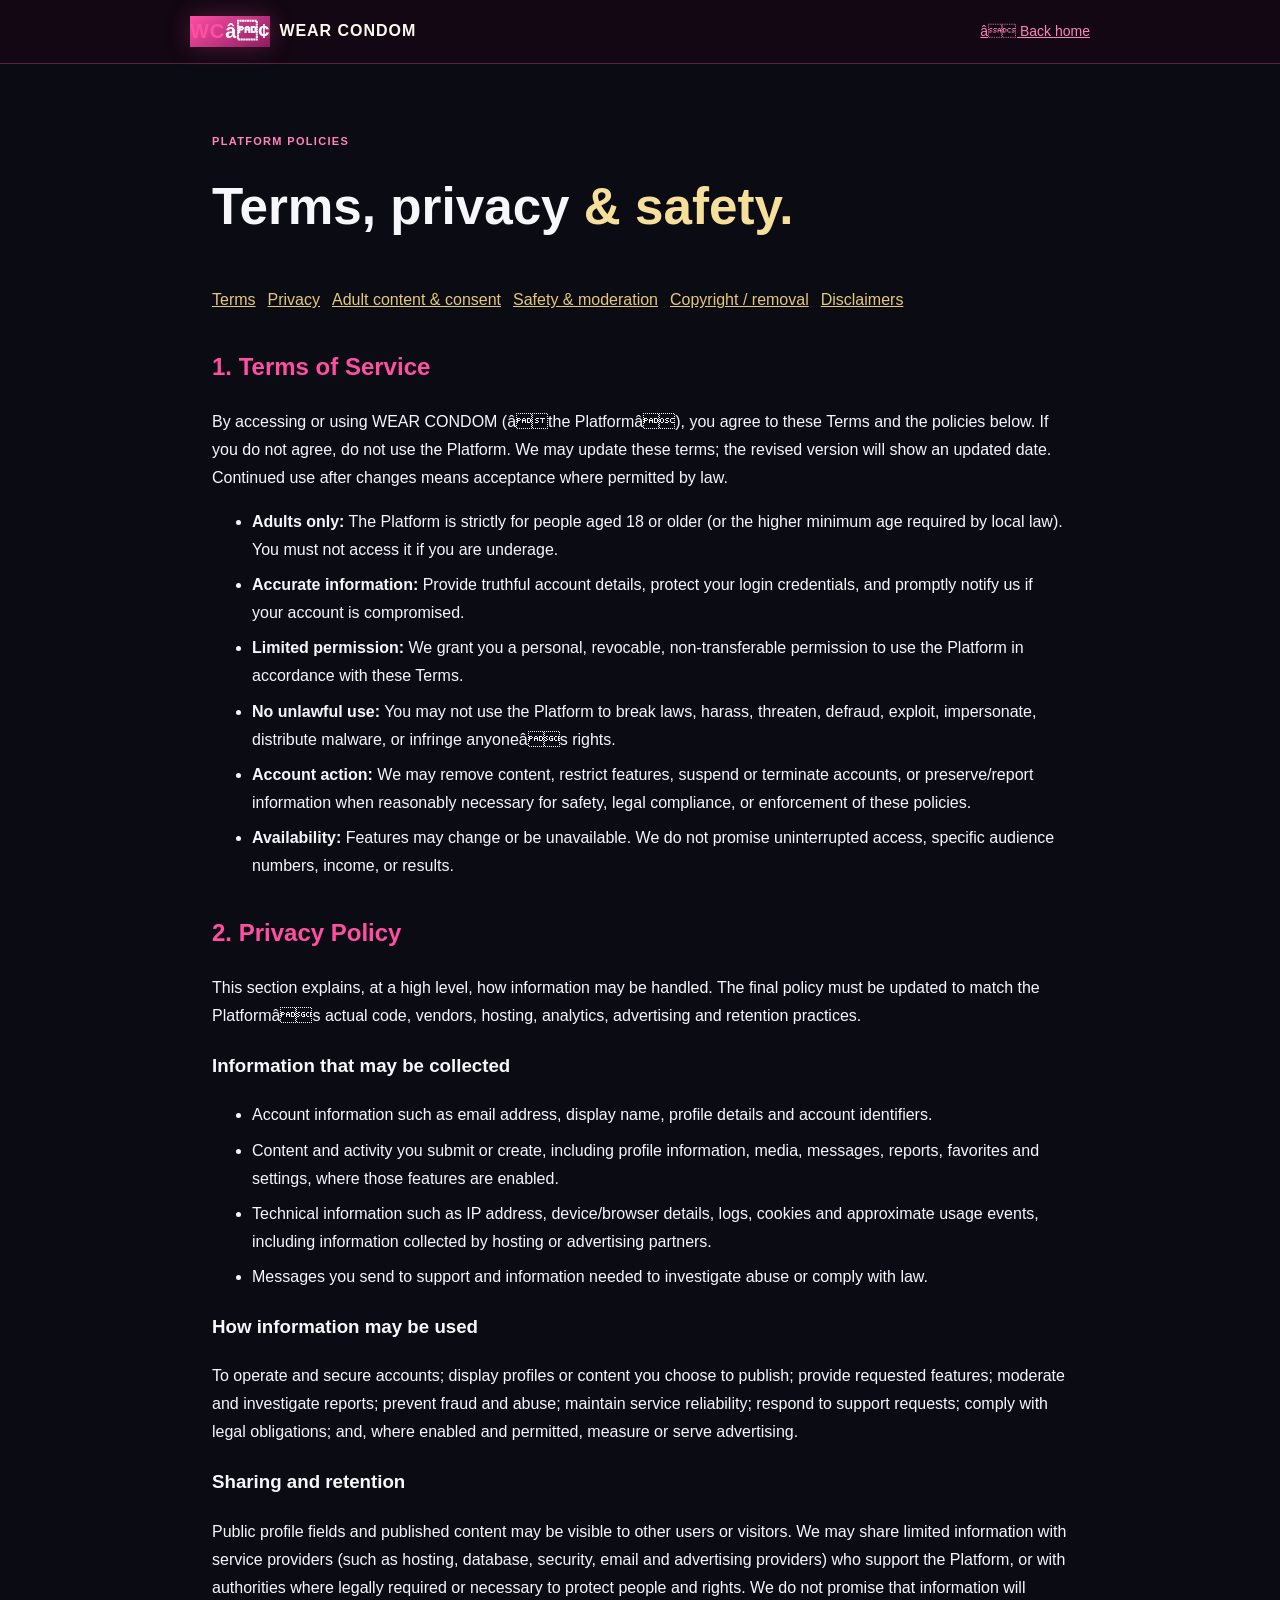
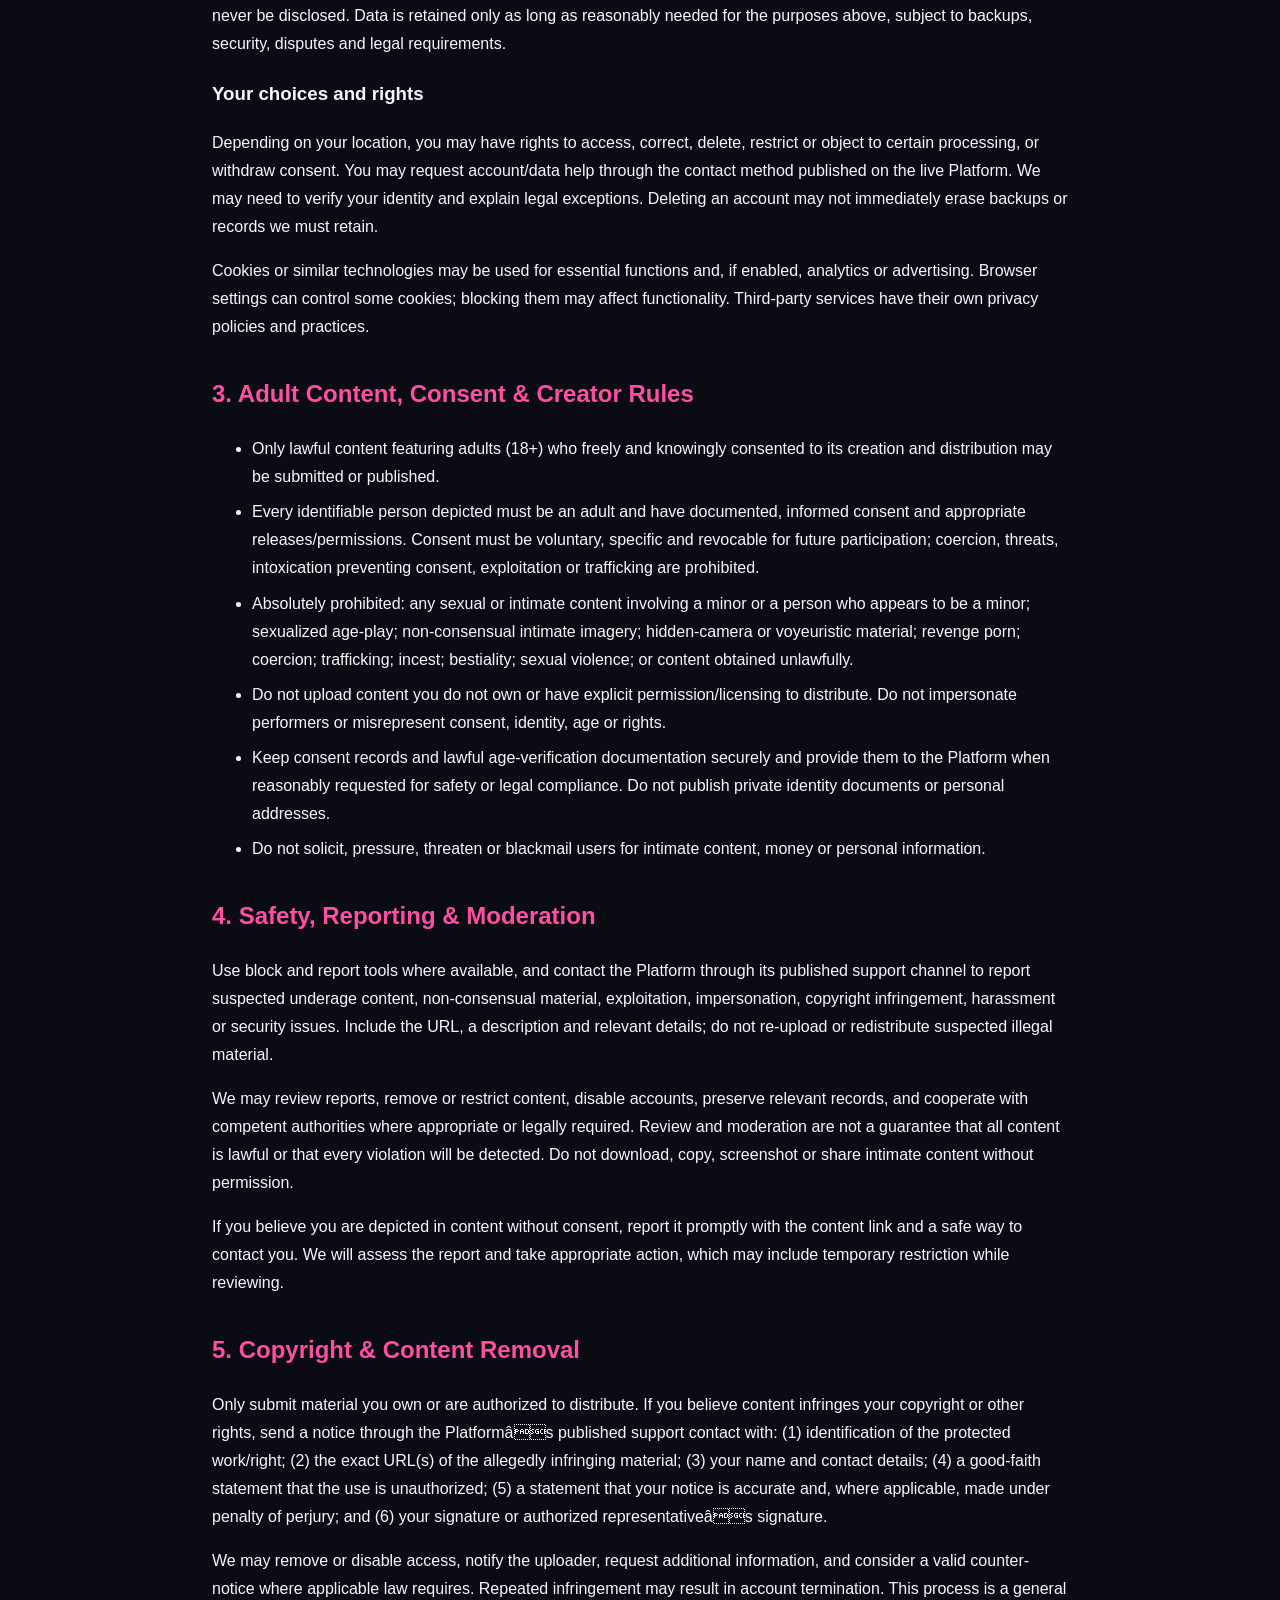
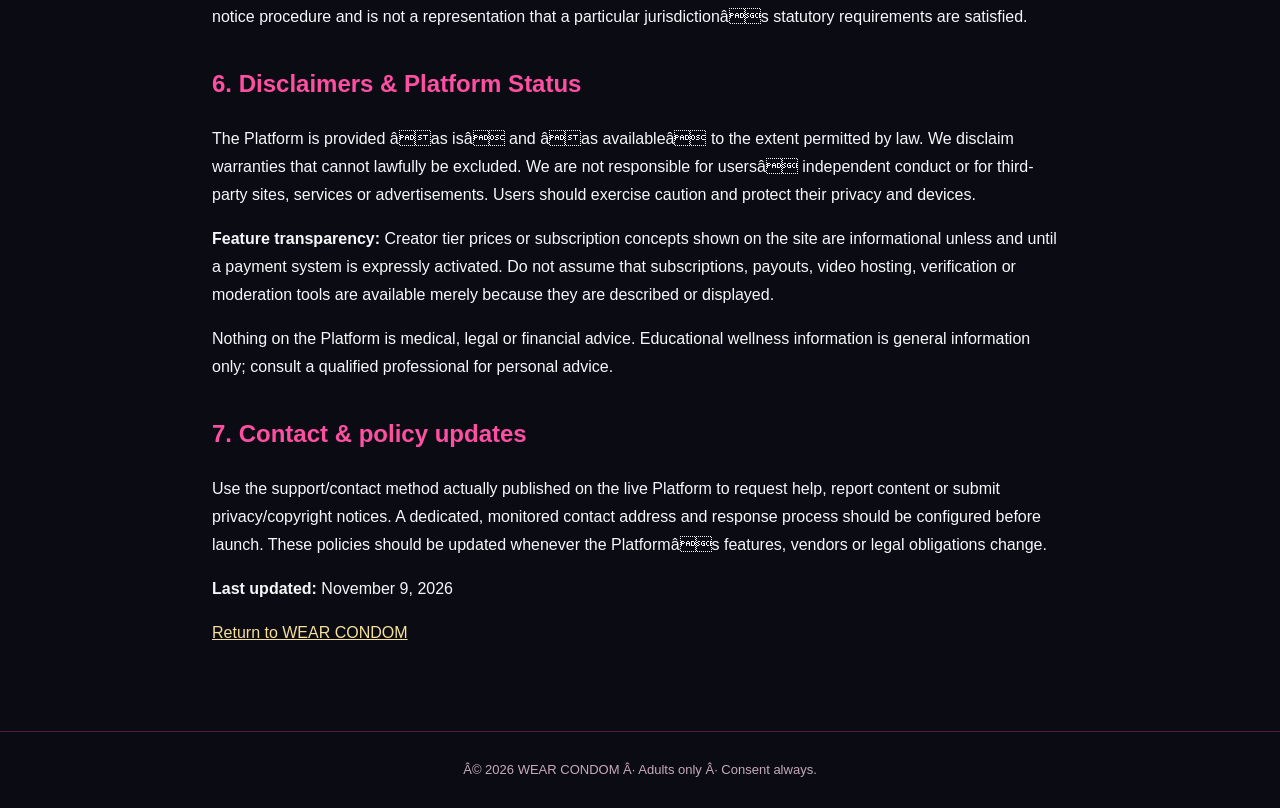
<file: legal.html>
<!doctype html>
<html lang="en"><head><meta charset="utf-8"><meta name="viewport" content="width=device-width,initial-scale=1"><meta name="robots" content="index,follow"><title>Terms, Privacy & Safety â WEAR CONDOM</title><link rel="stylesheet" href="styles.css"><style>.policy{max-width:900px;margin:40px auto;padding:28px 22px;line-height:1.75}.policy h1{font-size:clamp(2rem,5vw,3.2rem)}.policy h2{margin-top:2rem;color:var(--gold,#d6b15e)}.policy h3{margin-top:1.25rem}.policy li{margin:.45rem 0}.policy .notice{border:1px solid #705c35;padding:16px;border-radius:12px;background:#17140f}.policy nav{display:flex;flex-wrap:wrap;gap:12px;margin:20px 0}.policy nav a{color:#e5c879}</style></head>
<body><header class="topbar"><a class="brand" href="index.html"><span class="brand-mark small">WC<span>â¢</span></span><span>WEAR <b>CONDOM</b></span></a><a class="text-link" href="index.html">â Back home</a></header>
<main class="policy"><p class="eyebrow">PLATFORM POLICIES</p><h1>Terms, privacy <em>&amp; safety.</em></h1>

<nav><a href="#terms">Terms</a><a href="#privacy">Privacy</a><a href="#adult">Adult content & consent</a><a href="#safety">Safety & moderation</a><a href="#copyright">Copyright / removal</a><a href="#disclaimer">Disclaimers</a></nav>
<h2 id="terms">1. Terms of Service</h2><p>By accessing or using WEAR CONDOM (âthe Platformâ), you agree to these Terms and the policies below. If you do not agree, do not use the Platform. We may update these terms; the revised version will show an updated date. Continued use after changes means acceptance where permitted by law.</p>
<ul><li><strong>Adults only:</strong> The Platform is strictly for people aged 18 or older (or the higher minimum age required by local law). You must not access it if you are underage.</li><li><strong>Accurate information:</strong> Provide truthful account details, protect your login credentials, and promptly notify us if your account is compromised.</li><li><strong>Limited permission:</strong> We grant you a personal, revocable, non-transferable permission to use the Platform in accordance with these Terms.</li><li><strong>No unlawful use:</strong> You may not use the Platform to break laws, harass, threaten, defraud, exploit, impersonate, distribute malware, or infringe anyoneâs rights.</li><li><strong>Account action:</strong> We may remove content, restrict features, suspend or terminate accounts, or preserve/report information when reasonably necessary for safety, legal compliance, or enforcement of these policies.</li><li><strong>Availability:</strong> Features may change or be unavailable. We do not promise uninterrupted access, specific audience numbers, income, or results.</li></ul>
<h2 id="privacy">2. Privacy Policy</h2><p>This section explains, at a high level, how information may be handled. The final policy must be updated to match the Platformâs actual code, vendors, hosting, analytics, advertising and retention practices.</p>
<h3>Information that may be collected</h3><ul><li>Account information such as email address, display name, profile details and account identifiers.</li><li>Content and activity you submit or create, including profile information, media, messages, reports, favorites and settings, where those features are enabled.</li><li>Technical information such as IP address, device/browser details, logs, cookies and approximate usage events, including information collected by hosting or advertising partners.</li><li>Messages you send to support and information needed to investigate abuse or comply with law.</li></ul>
<h3>How information may be used</h3><p>To operate and secure accounts; display profiles or content you choose to publish; provide requested features; moderate and investigate reports; prevent fraud and abuse; maintain service reliability; respond to support requests; comply with legal obligations; and, where enabled and permitted, measure or serve advertising.</p>
<h3>Sharing and retention</h3><p>Public profile fields and published content may be visible to other users or visitors. We may share limited information with service providers (such as hosting, database, security, email and advertising providers) who support the Platform, or with authorities where legally required or necessary to protect people and rights. We do not promise that information will never be disclosed. Data is retained only as long as reasonably needed for the purposes above, subject to backups, security, disputes and legal requirements.</p>
<h3>Your choices and rights</h3><p>Depending on your location, you may have rights to access, correct, delete, restrict or object to certain processing, or withdraw consent. You may request account/data help through the contact method published on the live Platform. We may need to verify your identity and explain legal exceptions. Deleting an account may not immediately erase backups or records we must retain.</p><p>Cookies or similar technologies may be used for essential functions and, if enabled, analytics or advertising. Browser settings can control some cookies; blocking them may affect functionality. Third-party services have their own privacy policies and practices.</p>
<h2 id="adult">3. Adult Content, Consent & Creator Rules</h2><ul><li>Only lawful content featuring adults (18+) who freely and knowingly consented to its creation and distribution may be submitted or published.</li><li>Every identifiable person depicted must be an adult and have documented, informed consent and appropriate releases/permissions. Consent must be voluntary, specific and revocable for future participation; coercion, threats, intoxication preventing consent, exploitation or trafficking are prohibited.</li><li>Absolutely prohibited: any sexual or intimate content involving a minor or a person who appears to be a minor; sexualized age-play; non-consensual intimate imagery; hidden-camera or voyeuristic material; revenge porn; coercion; trafficking; incest; bestiality; sexual violence; or content obtained unlawfully.</li><li>Do not upload content you do not own or have explicit permission/licensing to distribute. Do not impersonate performers or misrepresent consent, identity, age or rights.</li><li>Keep consent records and lawful age-verification documentation securely and provide them to the Platform when reasonably requested for safety or legal compliance. Do not publish private identity documents or personal addresses.</li><li>Do not solicit, pressure, threaten or blackmail users for intimate content, money or personal information.</li></ul>
<h2 id="safety">4. Safety, Reporting & Moderation</h2><p>Use block and report tools where available, and contact the Platform through its published support channel to report suspected underage content, non-consensual material, exploitation, impersonation, copyright infringement, harassment or security issues. Include the URL, a description and relevant details; do not re-upload or redistribute suspected illegal material.</p><p>We may review reports, remove or restrict content, disable accounts, preserve relevant records, and cooperate with competent authorities where appropriate or legally required. Review and moderation are not a guarantee that all content is lawful or that every violation will be detected. Do not download, copy, screenshot or share intimate content without permission.</p><p>If you believe you are depicted in content without consent, report it promptly with the content link and a safe way to contact you. We will assess the report and take appropriate action, which may include temporary restriction while reviewing.</p>
<h2 id="copyright">5. Copyright & Content Removal</h2><p>Only submit material you own or are authorized to distribute. If you believe content infringes your copyright or other rights, send a notice through the Platformâs published support contact with: (1) identification of the protected work/right; (2) the exact URL(s) of the allegedly infringing material; (3) your name and contact details; (4) a good-faith statement that the use is unauthorized; (5) a statement that your notice is accurate and, where applicable, made under penalty of perjury; and (6) your signature or authorized representativeâs signature.</p><p>We may remove or disable access, notify the uploader, request additional information, and consider a valid counter-notice where applicable law requires. Repeated infringement may result in account termination. This process is a general notice procedure and is not a representation that a particular jurisdictionâs statutory requirements are satisfied.</p>
<h2 id="disclaimer">6. Disclaimers & Platform Status</h2><p>The Platform is provided âas isâ and âas availableâ to the extent permitted by law. We disclaim warranties that cannot lawfully be excluded. We are not responsible for usersâ independent conduct or for third-party sites, services or advertisements. Users should exercise caution and protect their privacy and devices.</p><p><strong>Feature transparency:</strong> Creator tier prices or subscription concepts shown on the site are informational unless and until a payment system is expressly activated. Do not assume that subscriptions, payouts, video hosting, verification or moderation tools are available merely because they are described or displayed.</p><p>Nothing on the Platform is medical, legal or financial advice. Educational wellness information is general information only; consult a qualified professional for personal advice.</p>
<h2>7. Contact & policy updates</h2><p>Use the support/contact method actually published on the live Platform to request help, report content or submit privacy/copyright notices. A dedicated, monitored contact address and response process should be configured before launch. These policies should be updated whenever the Platformâs features, vendors or legal obligations change.</p><p><strong>Last updated:</strong> November 9, 2026</p><p><a href="index.html">Return to WEAR CONDOM</a></p></main><footer>Â© <span id="year"></span> WEAR CONDOM Â· Adults only Â· Consent always.</footer><script>document.getElementById('year').textContent=new Date().getFullYear()</script></body></html>
</file>
<file: styles.css>
/* WEAR CONDOM — simple, mobile-first layout; original black and gold palette */
:root{--bg:#080808;--panel:#141414;--line:#393022;--gold:#d8b45e;--gold2:#f5df9a;--white:#fffaf0;--muted:#b7b0a3;font-family:Arial,sans-serif}
*{box-sizing:border-box}
html{scroll-behavior:smooth}
body{margin:0;background:var(--bg);color:var(--white);font:16px/1.55 Arial,sans-serif}
a{color:var(--gold2)}
button,input,textarea,select{font:inherit}
button{cursor:pointer}
.hidden{display:none!important}
.section-wrap{width:min(100% - 32px,900px);margin-inline:auto}
.topbar{position:sticky;top:0;z-index:10;min-height:64px;padding:12px max(16px,calc((100% - 900px)/2));display:flex;align-items:center;justify-content:space-between;gap:12px;background:#080808;border-bottom:1px solid var(--line)}
.brand,.footer-brand{display:flex;align-items:center;gap:9px;color:var(--white);text-decoration:none;font-weight:700;letter-spacing:.06em}
.brand-mark{color:var(--gold);font-weight:800;font-size:28px}.brand-mark.small{font-size:20px}.brand-mark span{color:var(--gold2)}
.desktop-nav{display:flex;gap:18px}.desktop-nav a{text-decoration:none;font-size:14px;color:var(--muted)}
.nav-actions{display:flex;align-items:center;gap:8px}.user-chip{font-size:11px;color:var(--muted)}
.btn{border:1px solid var(--gold);border-radius:7px;padding:11px 16px;font-weight:700;font-size:14px}
.btn-gold{background:var(--gold);color:#171208}.btn-outline{background:transparent;color:var(--gold2)}.btn-small{padding:8px 12px;font-size:12px}.full{width:100%}
.menu-toggle{display:none;background:none;color:var(--white);border:0;font-size:22px}
.hero{padding-top:64px;padding-bottom:58px;min-height:0;display:block}
.hero-art,.stats-strip{display:none!important}
.hero-copy{max-width:680px}.eyebrow{color:var(--gold);font-size:11px;font-weight:700;letter-spacing:.12em;text-transform:uppercase}
h1,h2,h3,p{margin-top:0}.hero h1{font-size:clamp(34px,7vw,54px);line-height:1.12;margin:12px 0 18px;letter-spacing:-.03em}
h1 em,h2 em{color:var(--gold2);font-style:normal}
.hero-text,.muted{color:var(--muted)}
.hero-actions,.trust-row{display:flex;align-items:center;gap:14px;flex-wrap:wrap;margin-top:20px}
.text-link{font-size:14px}
.trust-row{font-size:12px;color:var(--muted);gap:18px}
.section-block{padding-top:34px;padding-bottom:38px;border-top:1px solid #25211a}
.section-heading{display:flex;justify-content:space-between;align-items:end;gap:16px;margin-bottom:18px}
.section-heading h2,.wellness-layout h2,.creator-cta h2,.dashboard h2{font-size:28px;line-height:1.2;margin:6px 0}
.creator-grid,.article-grid{display:grid;grid-template-columns:repeat(auto-fit,minmax(220px,1fr));gap:12px}
.creator-card,.article-card,.panel{padding:18px;background:var(--panel);border:1px solid var(--line);border-radius:8px}
.creator-card h3,.article-card h3,.panel h3{margin:8px 0}
.creator-avatar{width:44px;height:44px;border-radius:50%;display:grid;place-items:center;background:#302719;color:var(--gold2)}
.creator-meta,.article-number{font-size:11px;color:var(--gold)}
.empty-state{padding:18px;border:1px dashed var(--line);border-radius:8px;color:var(--muted)}
.wellness-band{padding:34px 0;background:#11100d;border-block:1px solid var(--line)}
.wellness-layout{display:block}.wellness-symbol{display:none}
.wellness-layout h2{font-size:27px}
.article-card{min-height:0}.article-card p{color:var(--muted);font-size:14px}
.creator-cta{padding:30px 0;display:flex;align-items:center;justify-content:space-between;gap:20px;border-top:1px solid var(--line)}
.cta-actions{max-width:270px;display:grid;gap:10px}.tiny{font-size:12px;color:var(--muted)}
.dashboard{padding-top:28px;padding-bottom:48px;border-top:1px solid var(--line)}
.dashboard-head{display:flex;justify-content:space-between;align-items:center;gap:12px;margin-bottom:18px}
.dashboard-grid{display:grid;grid-template-columns:minmax(0,1fr);gap:14px;max-width:620px}
.panel input,.panel textarea,.panel select,.modal input{display:block;width:100%;margin-top:6px;padding:11px;border:1px solid #51432c;border-radius:6px;background:#080808;color:var(--white)}
.panel label,.modal label{display:block;margin:14px 0;color:#e6ddca;font-size:14px}
.panel button{margin-top:8px}.check-line{display:flex!important;align-items:flex-start;gap:9px}.check-line input{width:auto;accent-color:var(--gold);margin-top:5px}
.form-message{font-size:13px;color:var(--gold2);margin-top:10px;overflow-wrap:anywhere}
.dashboard-footnote{max-width:620px;color:var(--muted);font-size:12px;margin-top:18px}
footer{padding:28px 16px;text-align:center;border-top:1px solid var(--line);color:var(--muted);font-size:13px}
footer>div:last-of-type{display:flex;justify-content:center;gap:18px;flex-wrap:wrap}footer a{color:var(--gold2)}
.age-screen{position:fixed;inset:0;z-index:100;background:#080808;display:grid;place-items:center;padding:18px}
.age-card{width:min(100%,430px);padding:28px;background:#141414;border:1px solid var(--gold);border-radius:10px}
.age-card h1{font-size:38px;line-height:1.1;margin:10px 0}
.age-card .check-line{display:flex;gap:10px;align-items:flex-start;margin:20px 0}
.exit-link{display:block;margin:14px auto 0;background:none;border:0;color:var(--muted);text-decoration:underline}
.modal{position:fixed;inset:0;z-index:90;background:#000d;display:grid;place-items:center;padding:16px;overflow:auto}
.modal-card{position:relative;width:min(100%,440px);max-height:92vh;overflow:auto;padding:24px;background:#141414;border:1px solid var(--gold);border-radius:10px}
.modal-close{position:absolute;right:14px;top:10px;background:none;border:0;color:var(--white);font-size:26px}
.auth-tabs{display:flex;gap:8px;margin:14px 0}.auth-tabs button{flex:1;padding:9px;border:1px solid var(--line);background:#090909;color:var(--muted);border-radius:6px}.auth-tabs button.active{border-color:var(--gold);color:var(--gold2)}
.toast{position:fixed;bottom:18px;left:50%;transform:translateX(-50%);padding:12px 18px;background:#17130c;border:1px solid var(--gold);border-radius:8px;color:var(--gold2);display:none;z-index:120}.toast.show{display:block}
@media(max-width:650px){.desktop-nav{display:none}.menu-toggle{display:block}.user-chip{display:none}.hero{padding-top:38px;padding-bottom:32px}.section-heading{display:block}.creator-cta{display:block}.cta-actions{margin-top:18px}.dashboard-head{align-items:flex-start}.topbar{padding:10px 14px}.nav-actions{gap:6px}}

/* Clearly labelled fictional showcase profiles */
.demo-notice{display:flex;gap:12px;align-items:flex-start;padding:14px 16px;margin:0 0 14px;background:#17130c;border:1px solid #6d5528;border-radius:8px;color:var(--muted);font-size:13px}.demo-notice strong,.demo-tag{color:var(--gold);font-size:10px;font-weight:800;letter-spacing:.1em;white-space:nowrap}.demo-card{position:relative}.demo-tag{display:inline-block;margin-top:12px;padding:5px 7px;border:1px solid #6d5528;border-radius:4px}.demo-card .creator-meta span{font-size:9px}.demo-card .creator-avatar{font-weight:800;font-size:18px}

/* WEAR CONDOM streaming redesign — pink neon theme */
:root{--bg:#100811;--panel:#1c1020;--line:#49213f;--gold:#ff4fa3;--gold-soft:#ffb6d8;--text:#fff4fa;--muted:#c7aabb;--pink:#ff3f9d;--pink2:#c02678}
body{background:radial-gradient(ellipse at 12% 0%,#35102c 0,transparent 35%),var(--bg);color:var(--text)}
.topbar{background:rgba(20,8,19,.94);border-bottom-color:#572340;backdrop-filter:blur(16px)}
.brand-mark{background:linear-gradient(145deg,#ff4fa3,#8b1d62);box-shadow:0 0 25px #ff4fa344}.brand-mark span{color:#fff}
.btn-gold,.btn-pink{background:linear-gradient(110deg,#ff3f9d,#c02678);color:#fff;border:1px solid #ff8ac3;box-shadow:0 8px 25px #ff3f9d26}.btn-gold:hover,.btn-pink:hover{filter:brightness(1.12)}
.btn-outline{border-color:#7d3561;color:#ffe2f0;background:#241323}.eyebrow{color:#ff83bd}.live-dot{background:#ff4f9d;box-shadow:0 0 12px #ff4f9d}
.stream-hero{display:grid;grid-template-columns:1.05fr .95fr;gap:48px;align-items:center;padding-top:72px;padding-bottom:68px;min-height:520px}.stream-hero h1{font-size:clamp(42px,5.6vw,72px);line-height:1.04;letter-spacing:-.055em;margin:15px 0 20px}.stream-hero h1 em,.section-heading h2 em,.wellness-layout h2 em,.creator-cta h2 em{color:#ff73b6;font-style:normal}.stream-hero .hero-text{max-width:600px;color:#d9bfd0;font-size:16px;line-height:1.8}.stream-hero .hero-actions{display:flex;gap:12px;flex-wrap:wrap;margin:26px 0}.stream-hero .trust-row{display:flex;gap:20px;flex-wrap:wrap;color:#e9bfd5;font-size:12px}.stream-feature{border:1px solid #78345f;background:linear-gradient(145deg,#32132c,#160d1b);border-radius:24px;padding:12px;box-shadow:0 25px 80px #0008,0 0 50px #ff3f9d18;transform:rotate(1deg)}.feature-screen{aspect-ratio:16/10;border-radius:17px;position:relative;overflow:hidden;display:flex;align-items:center;justify-content:center;background:radial-gradient(circle at 70% 25%,#ff7abb66,transparent 27%),radial-gradient(circle at 30% 80%,#9d246c,#30112e 58%,#130b18)}.feature-screen:before{content:"";position:absolute;inset:0;background:linear-gradient(135deg,#ff70b322 25%,transparent 25%,transparent 50%,#ff70b318 50%,#ff70b318 75%,transparent 75%);background-size:38px 38px;opacity:.4}.feature-badge,.live-tag{position:absolute;top:17px;left:17px;background:#e72c8b;color:#fff;padding:7px 11px;border-radius:30px;font-size:10px;font-weight:800;letter-spacing:.08em}.play-mark{width:76px;height:76px;border-radius:50%;display:grid;place-items:center;padding-left:5px;background:#ff4fa3;color:white;font-size:25px;box-shadow:0 0 45px #ff4fa399;z-index:1}.feature-caption{position:absolute;bottom:20px;left:22px;right:22px;display:grid;gap:5px;color:white}.feature-caption b{font-size:18px;letter-spacing:.08em}.feature-caption small,.feature-bottom small{color:#e6b8d1}.feature-bottom{display:flex;justify-content:space-between;align-items:center;padding:15px 8px 5px;gap:12px}.feature-bottom span{display:grid;gap:3px}.feature-bottom a,.text-link{color:#ff83bd}.stats-strip{background:#1e1020;border-block:1px solid #512342}.stats-strip strong{color:#ff70b5}.section-block{padding-top:68px;padding-bottom:68px}.section-heading h2,.wellness-layout h2,.creator-cta h2{font-size:clamp(30px,4vw,46px);letter-spacing:-.04em}.streaming-empty{min-height:270px;border:1px dashed #8b3d6b;border-radius:20px;background:linear-gradient(130deg,#271225,#180d1b);display:flex;flex-direction:column;align-items:center;justify-content:center;text-align:center;padding:30px}.streaming-empty h3{font-size:23px;margin:15px 0 5px}.streaming-empty p{max-width:520px;color:#c9adbf}.empty-play{width:58px;height:58px;display:grid;place-items:center;border-radius:18px;background:#64234c;color:#ff9ac9;font-size:21px}.live-feature-card{display:grid;grid-template-columns:1fr 1fr;overflow:hidden;border:1px solid #653054;border-radius:20px;background:#1e1020}.live-feature-art{min-height:240px;position:relative;display:flex;align-items:center;justify-content:center;flex-direction:column;gap:10px;background:radial-gradient(circle at 50% 50%,#a82c70,#37132f 65%,#180d1c)}.live-big-icon{font-size:60px;color:#ff9aca;text-shadow:0 0 30px #ff4fa3}.live-feature-art b{letter-spacing:.16em}.live-feature-copy{padding:35px;align-self:center}.live-feature-copy h3{font-size:28px;margin:9px 0}.live-feature-copy p{color:#d0b5c7;line-height:1.7}.demo-notice{border-color:#78345f;background:#281226;color:#f7c4dd}.demo-tag{background:#76204e;color:#ffe4f2}.creator-card,.article-card,.panel{background:#1c1020;border-color:#4e2541}.creator-avatar{background:linear-gradient(145deg,#ff4fa3,#69204f)}.wellness-band{background:#210f20;border-block:1px solid #512342}.wellness-symbol{border-color:#a23a77;color:#ff8cc2}.creator-cta{border-color:#6b2c53;background:linear-gradient(120deg,#32152c,#1c1020)}.age-screen{background:radial-gradient(ellipse at center,#35102e,#100811 70%)}.age-card{border-color:#8b3b6d;background:#1e1020}.age-card h1 em{color:#ff73b6}
@media(max-width:800px){.stream-hero{grid-template-columns:1fr;gap:28px;padding-top:42px;padding-bottom:42px}.stream-feature{transform:none}.live-feature-card{grid-template-columns:1fr}.live-feature-art{min-height:190px}.section-block{padding-top:48px;padding-bottom:48px}}


/* WEAR CONDOM — responsive dark streaming dashboard */
:root{--stream-bg:#0b0b14;--stream-panel:#11111d;--stream-panel-2:#171726;--stream-line:#27273a;--stream-text:#f7f7fb;--stream-muted:#9696aa;--stream-pink:#ff315f;--stream-blue:#4d8dff;--stream-purple:#9b62ff}
html{scroll-behavior:smooth;background:var(--stream-bg)}body{margin:0;background:var(--stream-bg);color:var(--stream-text);font-family:Manrope,'DM Sans',sans-serif}button,a,input{font:inherit}button{cursor:pointer}.stream-topbar{height:72px;position:sticky;top:0;z-index:50;display:grid;grid-template-columns:230px minmax(220px,600px) 230px;justify-content:space-between;align-items:center;gap:24px;padding:0 26px;background:rgba(11,11,20,.94);border-bottom:1px solid var(--stream-line);backdrop-filter:blur(18px)}.stream-brand-area,.stream-top-actions{display:flex;align-items:center;gap:16px}.stream-brand{display:flex;align-items:center;gap:11px;color:#fff;text-decoration:none;font-size:17px;font-weight:900;letter-spacing:.06em}.brand-hot{color:#ff4269;margin-left:3px}.brand-play{display:grid;place-items:center;width:34px;height:28px;border-radius:9px;background:#ff315f;color:white}.brand-play svg{width:16px;fill:white;stroke:white}.stream-search{height:42px;display:flex;align-items:center;gap:12px;padding:0 14px;border:1px solid #303044;border-radius:24px;background:#151522;color:#a6a6b7}.stream-search svg{width:17px}.stream-search input{min-width:0;flex:1;border:0;outline:0;background:transparent;color:#fff;font-size:13px}.stream-search input::placeholder{color:#77778c}.stream-search kbd{font-size:10px;border:1px solid #39394c;border-radius:5px;padding:3px 6px;color:#8c8ca0}.stream-top-actions{justify-content:flex-end}.icon-button{display:grid;place-items:center;width:38px;height:38px;border:1px solid transparent;border-radius:50%;background:transparent;color:#eee}.icon-button:hover{background:#202033;border-color:#34344b}.icon-button svg{width:19px}.upload-top,.join-top{display:flex;align-items:center;gap:8px;border:0;border-radius:9px;padding:10px 14px;background:#242437;color:#fff;font-size:11px;font-weight:900;letter-spacing:.08em}.upload-top svg{width:15px}.join-top{background:var(--stream-pink);padding:11px 19px}.mobile-menu{display:none}
.stream-app{display:grid;grid-template-columns:78px minmax(0,1fr) 320px;gap:24px;max-width:1800px;margin:0 auto;padding:24px 26px 60px;align-items:start}.stream-left-rail{position:sticky;top:96px;min-height:calc(100vh - 120px);display:flex;flex-direction:column;justify-content:space-between;padding:12px 0}.rail-nav{display:flex;flex-direction:column;align-items:center;gap:9px}.rail-link{width:62px;min-height:58px;display:flex;flex-direction:column;justify-content:center;align-items:center;gap:6px;border:0;border-radius:12px;background:transparent;color:#89899d;text-decoration:none;font-size:9px;font-weight:700;transition:.2s}.rail-link svg{width:20px;height:20px}.rail-link:hover{background:#1b1b2a;color:white}.rail-link.active{background:#251521;color:#ff5275;box-shadow:inset 3px 0 #ff315f}.rail-button{cursor:pointer}.rail-divider{height:1px;width:36px;background:#303044;margin:8px 0}.rail-bottom{display:flex;flex-direction:column;align-items:center;gap:8px;color:#77778b;text-align:center;font-size:9px;line-height:1.5}.rail-18{display:grid;place-items:center;width:30px;height:30px;border:1px solid #653047;border-radius:50%;color:#ff6685;font-weight:900}
.stream-center{min-width:0}.feed-heading{display:flex;justify-content:space-between;align-items:flex-end;gap:18px;margin:4px 0 18px}.feed-heading h1,.feed-heading h2{margin:5px 0 0;font-size:30px;line-height:1.1;letter-spacing:-.05em;font-weight:900}.feed-heading h1 span,.feed-heading h2 span{color:#ff4a70}.stream-eyebrow,.panel-kicker{margin:0;color:#85859b;font-size:9px;font-weight:900;letter-spacing:.17em}.pulse-dot{display:inline-block;width:7px;height:7px;margin-right:6px;border-radius:50%;background:#ff315f;box-shadow:0 0 12px #ff315f;animation:streamPulse 1.8s infinite}@keyframes streamPulse{50%{opacity:.4;box-shadow:0 0 2px #ff315f}}.see-all,.text-action{display:flex;align-items:center;gap:7px;border:0;background:none;color:#b8b8ca;text-decoration:none;font-size:11px;font-weight:800}.see-all:hover,.text-action:hover{color:#ff5275}.see-all svg,.text-action svg{width:15px}.live-slot-grid{display:grid;grid-template-columns:repeat(4,minmax(0,1fr));gap:13px}.live-slot{min-width:0;overflow:hidden;border:1px solid var(--stream-line);border-radius:15px;background:var(--stream-panel);transition:transform .2s,border-color .2s}.live-slot:hover{transform:translateY(-3px);border-color:#56506d}.slot-art{height:142px;position:relative;display:flex;align-items:center;justify-content:center;overflow:hidden;background:radial-gradient(circle at 30% 20%,#56244c,transparent 55%),linear-gradient(135deg,#19172b,#151e38)}.slot-two .slot-art{background:radial-gradient(circle at 70% 20%,#263f73,transparent 55%),linear-gradient(135deg,#161b2c,#28203d)}.slot-three .slot-art{background:radial-gradient(circle at 40% 70%,#653b2b,transparent 55%),linear-gradient(135deg,#241829,#171b30)}.slot-four .slot-art{background:radial-gradient(circle at 70% 30%,#42306f,transparent 55%),linear-gradient(135deg,#19172b,#202d43)}.slot-art:after{content:'';position:absolute;inset:0;background:linear-gradient(180deg,transparent 35%,rgba(5,5,12,.6))}.slot-label{position:absolute;z-index:2;top:10px;left:10px;display:flex;align-items:center;gap:4px;padding:5px 7px;border-radius:5px;background:#ed2452;color:white;font-size:8px;font-weight:900;letter-spacing:.1em}.slot-label svg{width:10px;height:10px}.slot-symbol{position:relative;z-index:1;display:grid;place-items:center;width:52px;height:52px;border:1px solid rgba(255,255,255,.25);border-radius:17px;background:rgba(255,255,255,.08);color:#fff;box-shadow:0 0 34px rgba(177,76,255,.2)}.slot-symbol svg{width:25px;height:25px}.slot-caption{position:absolute;z-index:2;bottom:10px;left:11px;color:#c6c2d5;font-size:8px;font-weight:800;letter-spacing:.13em}.slot-info{display:flex;flex-direction:column;gap:5px;padding:12px 12px 14px}.slot-info b{font-size:11px}.slot-info small{color:#8d8da2;font-size:9px;line-height:1.4}.for-you-heading{margin-top:38px;align-items:flex-end}.feed-filters{display:flex;gap:6px;flex-wrap:wrap}.filter-chip{border:1px solid #303044;border-radius:18px;padding:7px 11px;background:#141421;color:#a4a4b7;font-size:9px;font-weight:800}.filter-chip.selected,.filter-chip:hover{border-color:#87324c;background:#321724;color:#ff7997}.video-empty-grid{display:grid;grid-template-columns:repeat(4,minmax(0,1fr));gap:13px}.video-empty-card{min-width:0;display:flex;flex-direction:column;gap:8px}.video-empty-art{height:122px;display:flex;flex-direction:column;align-items:center;justify-content:center;gap:9px;border:1px solid #29293e;border-radius:13px;color:#b8b5cf;background:linear-gradient(135deg,#171729,#1c1930)}.video-empty-art svg{width:28px;height:28px;color:#c07bff}.video-empty-art span{font-size:8px;font-weight:900;letter-spacing:.16em;color:#9995b0}.art-b{background:linear-gradient(135deg,#181b2b,#1d2c42)}.art-b svg{color:#63a3ff}.art-c{background:linear-gradient(135deg,#271824,#30213b)}.art-c svg{color:#ff7593}.art-d{background:linear-gradient(135deg,#171c2b,#282047)}.art-d svg{color:#a88bff}.video-empty-card>b{font-size:10px;line-height:1.4}.video-empty-card>small{font-size:9px;line-height:1.45;color:#85859a}.creator-strip{margin-top:38px}.creator-strip .feed-heading{margin-bottom:14px}.creator-grid{display:grid;grid-template-columns:repeat(3,minmax(0,1fr));gap:12px}.creator-grid .empty-state{grid-column:1/-1;padding:18px;border:1px dashed #35354b;border-radius:12px;background:#11111c;color:#9999ad;font-size:12px}.creator-card{padding:14px;border:1px solid #303044;border-radius:12px;background:#151522}.creator-card h3{margin:8px 0 4px;font-size:13px}.creator-card p{color:#9696aa;font-size:10px}.creator-meta{display:flex;gap:8px;color:#7cdaa8;font-size:8px}.creator-avatar{display:grid;place-items:center;width:34px;height:34px;border-radius:50%;background:#2b203c;color:#d7b7ff}.wellness-mini{display:flex;justify-content:space-between;align-items:center;gap:18px;margin-top:36px;padding:18px 20px;border:1px solid #2c2a43;border-radius:14px;background:linear-gradient(110deg,#171424,#131b2b)}.wellness-mini h3{margin:6px 0;font-size:15px}.wellness-mini h3 span{color:#b28aff}.wellness-mini p{margin:0;color:#9696aa;font-size:10px}.wellness-mini>a{display:flex;align-items:center;gap:5px;white-space:nowrap;color:#c7b4ff;text-decoration:none;font-size:10px;font-weight:800}.wellness-mini>a svg{width:14px}
.stream-right-panel{position:sticky;top:96px;display:flex;flex-direction:column;gap:17px;min-width:0}.chat-widget,.trending-widget{padding:17px;border:1px solid var(--stream-line);border-radius:16px;background:var(--stream-panel)}.panel-heading{display:flex;align-items:center;justify-content:space-between;gap:10px}.panel-heading h2{margin:5px 0 0;font-size:18px;font-weight:900;letter-spacing:-.04em}.chat-lock{display:flex;align-items:center;gap:5px;color:#9c9caf;font-size:9px}.chat-lock svg{width:12px}.chat-empty{min-height:255px;display:flex;flex-direction:column;align-items:center;justify-content:center;text-align:center;padding:15px 8px}.chat-orbit{display:grid;place-items:center;width:58px;height:58px;margin-bottom:16px;border:1px solid #45305d;border-radius:19px;background:radial-gradient(circle,#332044,#1c192b);color:#c18aff}.chat-orbit svg{width:25px;height:25px}.chat-empty b{font-size:12px}.chat-empty p{max-width:220px;color:#8c8ca1;font-size:10px;line-height:1.65}.chat-compose{padding-top:13px;border-top:1px solid #29293a}.chat-input-faux{display:flex;align-items:center;gap:9px;padding:11px;border:1px solid #303044;border-radius:9px;background:#0e0e18;color:#79798e;font-size:10px}.chat-input-faux svg{width:15px}.chat-join,.upload-wide{width:100%;display:flex;align-items:center;justify-content:center;gap:8px;margin-top:10px;padding:12px;border:0;border-radius:9px;background:linear-gradient(100deg,#e82d5c,#a637a8);color:white;font-size:9px;font-weight:900;letter-spacing:.1em}.chat-join svg{width:13px}.upload-mini{display:flex;align-items:center;gap:5px;border:1px solid #40334f;border-radius:7px;padding:7px 9px;background:#20172d;color:#d4a5ff;font-size:8px;font-weight:900;letter-spacing:.1em}.upload-mini svg{width:12px}.trending-empty{display:flex;flex-direction:column;align-items:center;text-align:center;padding:30px 10px 22px;color:#9696aa}.trending-empty>svg{width:26px;height:26px;margin-bottom:10px;color:#b28aff}.trending-empty b{font-size:11px;color:#eee}.trending-empty p{font-size:9px;line-height:1.6}.upload-wide{margin-top:0;border:1px solid #36364a;background:#1d1d2b;color:#ddd}.upload-wide svg{width:14px}.right-safety{display:flex;align-items:center;gap:8px;padding:4px 6px;color:#77778d;font-size:9px;line-height:1.5}.right-safety svg{width:16px;flex-shrink:0;color:#76cba1}
.stream-footer{display:flex;align-items:center;justify-content:space-between;flex-wrap:wrap;gap:18px;padding:24px 28px;border-top:1px solid #252538;background:#0c0c15;color:#85859a}.stream-footer .footer-brand{display:flex;align-items:center;gap:9px;color:#eee;font-size:11px}.stream-footer p,.stream-footer small{font-size:9px}.stream-footer>div:last-of-type{display:flex;gap:16px}.stream-footer a{color:#aaaabd;text-decoration:none;font-size:10px}.stream-footer a:hover{color:#ff6685}
/* Existing age gate, modal and creator dashboard are retained. */
.age-screen{z-index:100}.modal{z-index:90}.dashboard{margin:20px auto 60px!important;color:#f4f4fa}.dashboard .panel{background:#151522;border-color:#303044}.dashboard label{color:#c7c7d5}.dashboard input,.dashboard textarea{background:#0e0e18;border-color:#303044;color:#fff}.dashboard .eyebrow{color:#ff6b8d}.dashboard .btn-gold{background:#ed315e;color:#fff}.dashboard .btn-outline{border-color:#4b3b5d;color:#e0caff}.dashboard-footnote{color:#9999ad}
@media(max-width:1250px){.stream-app{grid-template-columns:70px minmax(0,1fr) 285px;gap:16px;padding:20px 16px}.stream-topbar{grid-template-columns:190px minmax(180px,1fr) 190px;padding:0 18px}.live-slot-grid,.video-empty-grid{gap:10px}.slot-art{height:120px}.video-empty-art{height:105px}}
@media(max-width:980px){.stream-app{grid-template-columns:66px minmax(0,1fr)}.stream-right-panel{position:static;grid-column:2;display:grid;grid-template-columns:1fr 1fr;align-items:start}.chat-empty{min-height:190px}.stream-topbar{grid-template-columns:1fr minmax(180px,1fr) 1fr}.live-slot-grid{grid-template-columns:repeat(2,minmax(0,1fr))}.video-empty-grid{grid-template-columns:repeat(2,minmax(0,1fr))}.slot-art{height:150px}.video-empty-art{height:140px}}
@media(max-width:620px){.stream-topbar{height:62px;grid-template-columns:1fr auto;gap:8px;padding:0 12px}.stream-brand{font-size:14px}.mobile-menu{display:grid;width:32px;height:32px}.stream-brand-area{gap:7px}.stream-search{grid-column:1/-1;grid-row:2;height:36px;margin:0 0 8px}.stream-topbar{height:108px;grid-template-rows:42px 40px}.stream-top-actions{gap:5px}.upload-top{padding:8px 9px;font-size:9px}.upload-top span{display:none}.join-top{padding:9px 12px;font-size:10px}.stream-app{display:block;padding:16px 13px 38px}.stream-left-rail{position:fixed;z-index:45;left:0;top:108px;bottom:0;width:78px;min-height:0;padding:12px 5px;background:#10101c;border-right:1px solid #303044;transform:translateX(-110%);transition:transform .22s}.stream-app.menu-open .stream-left-rail{transform:translateX(0)}.rail-link{width:60px}.stream-center{width:100%}.stream-right-panel{display:grid;grid-template-columns:1fr;margin-top:26px}.feed-heading h1,.feed-heading h2{font-size:26px}.feed-heading{align-items:flex-end}.see-all{font-size:9px}.live-slot-grid{grid-template-columns:repeat(2,minmax(0,1fr));gap:9px}.slot-art{height:112px}.slot-info{padding:10px}.slot-info b{font-size:10px}.slot-info small{font-size:8px}.for-you-heading{margin-top:30px;display:block}.feed-filters{margin-top:12px}.video-empty-grid{gap:10px}.video-empty-art{height:112px}.video-empty-card>b{font-size:9px}.video-empty-card>small{font-size:8px}.creator-grid{grid-template-columns:1fr}.wellness-mini{align-items:flex-start;flex-direction:column}.chat-empty{min-height:165px}.stream-footer{flex-direction:column;align-items:flex-start;padding:22px 16px}.stream-footer>div:last-of-type{flex-wrap:wrap}.dashboard{padding:0 12px}.dashboard-grid{grid-template-columns:1fr!important}}

/* Private owner review dashboard */
.admin-panel{margin-top:22px;border-color:#74345f}.admin-panel h2{margin:6px 0 12px}.admin-queue{display:grid;gap:12px;margin-top:16px}.admin-creator{padding:16px;border:1px solid var(--line);border-radius:8px;background:#130d17}.admin-creator-head{display:flex;justify-content:space-between;gap:12px;align-items:flex-start}.admin-creator h3{margin:0 0 5px}.admin-checks{display:grid;grid-template-columns:repeat(auto-fit,minmax(190px,1fr));gap:8px;margin:14px 0}.admin-checks label{display:flex;align-items:center;gap:8px;font-size:12px;color:var(--text)}.admin-actions{display:flex;gap:8px;flex-wrap:wrap}.admin-actions button{cursor:pointer}.admin-status{font-size:11px;color:var(--gold-soft)}


/* Larger immersive frame for published homepage videos */
.video-published-card{grid-column:1 / -1;width:100%;}
.video-published-card video{width:100%;height:auto;aspect-ratio:16 / 9 !important;max-height:680px;object-fit:contain !important;background:#050505;border-radius:16px !important;}
@media(max-width:620px){.video-published-card video{max-height:70vh;}}


/* Creator live studio interface */
.live-studio{width:100%;max-width:620px;border-color:#503247!important;background:linear-gradient(145deg,#171522,#11111a)!important}
.live-studio-head{display:flex;justify-content:space-between;align-items:flex-start;gap:12px}
.live-studio-head h3{font-size:22px;margin:4px 0}.live-studio-head h3 em{color:#ff6b8d;font-style:normal}
.live-status-pill{flex-shrink:0;border:1px solid #5b3947;border-radius:20px;padding:6px 10px;color:#ff91a8;font-size:9px;letter-spacing:1px;font-weight:700}
.live-studio-layout{display:grid;grid-template-columns:minmax(0,1fr);gap:14px;margin-top:14px}
.live-preview-wrap{position:relative;min-height:210px;aspect-ratio:16/9;overflow:hidden;border:1px solid #393344;border-radius:9px;background:#080810}
.live-preview-wrap video{display:block;width:100%;height:100%;min-height:210px;object-fit:cover;background:#080810}
.live-preview-placeholder{position:absolute;inset:0;display:flex;flex-direction:column;align-items:center;justify-content:center;gap:8px;padding:18px;text-align:center;color:#aaa5b9;pointer-events:none}
.live-preview-placeholder span{font-size:30px;color:#ff6b8d}.live-preview-placeholder b{font-size:13px;color:#eee}.live-preview-placeholder small{max-width:240px;font-size:10px;line-height:1.5}
.live-studio-actions{display:flex;gap:8px;flex-wrap:wrap}.live-studio-actions button{flex:1}.live-studio button:disabled{opacity:.5;cursor:not-allowed}.live-start-disabled{width:100%;opacity:.55;cursor:not-allowed!important}
@media(min-width:900px){.live-studio-layout{grid-template-columns:minmax(0,1.05fr) minmax(0,.95fr);align-items:start}.live-preview-wrap{min-height:250px}.live-preview-wrap video{min-height:250px}}


/* Mobile-friendly offline Live Studio frame */
@media(max-width:620px){
  .dashboard-grid .live-studio{width:100%;max-width:none;min-width:0;box-sizing:border-box;padding:14px;}
  .live-studio-head{gap:8px;align-items:flex-start;}
  .live-studio-head>div{min-width:0;flex:1;}
  .live-studio-head .tiny{line-height:1.45;overflow-wrap:anywhere;}
  .live-status-pill{font-size:8px;padding:6px 8px;white-space:nowrap;}
  .live-studio-layout{width:100%;min-width:0;grid-template-columns:minmax(0,1fr);gap:12px;}
  .live-preview-wrap{width:100%;min-width:0;min-height:0;height:auto;aspect-ratio:16/9;}
  .live-preview-wrap video{width:100%;height:100%;min-height:0;object-fit:cover;}
  .live-preview-placeholder{padding:12px;gap:6px;}
  .live-preview-placeholder small{max-width:100%;font-size:10px;}
  .live-studio-controls{width:100%;min-width:0;display:grid;gap:10px;}
  .live-studio-controls label{display:block;min-width:0;}
  .live-studio-controls input,.live-studio-controls textarea,.live-studio-controls select{width:100%;max-width:100%;min-width:0;box-sizing:border-box;}
  .live-studio-actions{display:grid;grid-template-columns:minmax(0,1fr);gap:8px;}
  .live-studio-actions button,.live-start-disabled{width:100%;min-width:0;min-height:44px;white-space:normal;}
  #liveStudioMessage{overflow-wrap:anywhere;line-height:1.5;}
}

.watch-history-section{margin-top:30px;scroll-margin-top:90px}.watch-history-list{display:grid;gap:9px}.watch-history-item{display:flex;align-items:center;justify-content:space-between;gap:14px;padding:13px 15px;border:1px solid var(--stream-line);border-radius:12px;background:var(--stream-panel);min-width:0}.watch-history-item>div{display:grid;gap:4px;min-width:0}.watch-history-item b{color:#eee;font-size:12px;overflow-wrap:anywhere}.watch-history-item small{color:#85859b;font-size:10px}.watch-history-item .text-action{flex-shrink:0;white-space:nowrap}
@media(max-width:620px){.watch-history-item{align-items:flex-start;padding:11px;gap:8px}.watch-history-item .text-action{font-size:10px}}

[hidden]{display:none!important}

/* Wear Condom signature emblem — branding only */
.condom-logo-icon{width:27px;height:27px;display:block;fill:none;stroke:currentColor;stroke-width:2.2;stroke-linecap:round;stroke-linejoin:round;filter:drop-shadow(0 0 5px #ff4fa366)}
.brand-mark .condom-logo-icon{width:39px;height:39px;color:#fff}.brand-mark.small .condom-logo-icon{width:25px;height:25px}.brand-play{width:38px;height:38px;border-radius:12px;background:linear-gradient(145deg,#ff4fa3,#9d246c);box-shadow:0 0 22px #ff4fa344}.brand-play .condom-logo-icon{width:29px;height:29px;color:#fff}
.rail-brand{width:52px;height:52px;margin:0 auto 17px;display:grid;place-items:center;border:1px solid #62304f;border-radius:16px;background:linear-gradient(145deg,#32172d,#171321);color:#ff8bc0;box-shadow:0 8px 25px #ff3f9d20}.rail-brand .condom-logo-icon{width:34px;height:34px}
.stream-left-rail{justify-content:flex-start}.stream-left-rail .rail-bottom{margin-top:auto}
@media(max-width:620px){.rail-brand{width:46px;height:46px;margin-bottom:12px}.rail-brand .condom-logo-icon{width:30px;height:30px}}


/* Sidebar visibility toggle from the Wear Condom logo */
@media(min-width:621px){.stream-app.sidebar-collapsed{grid-template-columns:minmax(0,1fr) 320px}.stream-app.sidebar-collapsed .stream-left-rail{display:none}}


/* Wear Condom: always-visible condom toggle and readable navigation drawer */
.mobile-menu{display:grid!important;place-items:center;flex:0 0 42px;width:42px;height:42px;padding:0;border:1px solid #62304f;border-radius:12px;background:linear-gradient(145deg,#32172d,#171321);color:#ff8bc0;box-shadow:0 0 16px #ff3f9d25;cursor:pointer}
.mobile-menu .condom-logo-icon{width:30px;height:30px}
.stream-brand-area{gap:12px}
.stream-app{grid-template-columns:minmax(0,1fr) 320px}
.stream-left-rail{position:fixed!important;z-index:60;left:0;top:72px;bottom:0;width:248px;min-height:0;padding:18px 14px;background:#10101c;border-right:1px solid #49304b;box-shadow:16px 0 40px #0009;transform:translateX(-110%);transition:transform .22s ease;overflow-y:auto;justify-content:flex-start}
.stream-app.menu-open .stream-left-rail{transform:translateX(0)}
.stream-left-rail .rail-brand{margin:0 0 20px;width:54px;height:54px;align-self:flex-start}
.stream-left-rail .rail-nav{align-items:stretch;gap:7px;width:100%}
.stream-left-rail .rail-link{width:100%;min-height:48px;flex-direction:row;justify-content:flex-start;align-items:center;gap:14px;padding:0 14px;border-radius:10px;font-size:13px;letter-spacing:.01em}
.stream-left-rail .rail-link svg{width:20px;height:20px;flex:0 0 20px}
.stream-left-rail .rail-divider{width:100%;margin:10px 0}
.stream-left-rail .rail-bottom{margin-top:auto;padding-top:22px;align-items:flex-start;text-align:left;flex-direction:row;gap:12px}
@media(max-width:620px){.stream-left-rail{top:108px;width:248px}.stream-app{display:block}}
</file>
